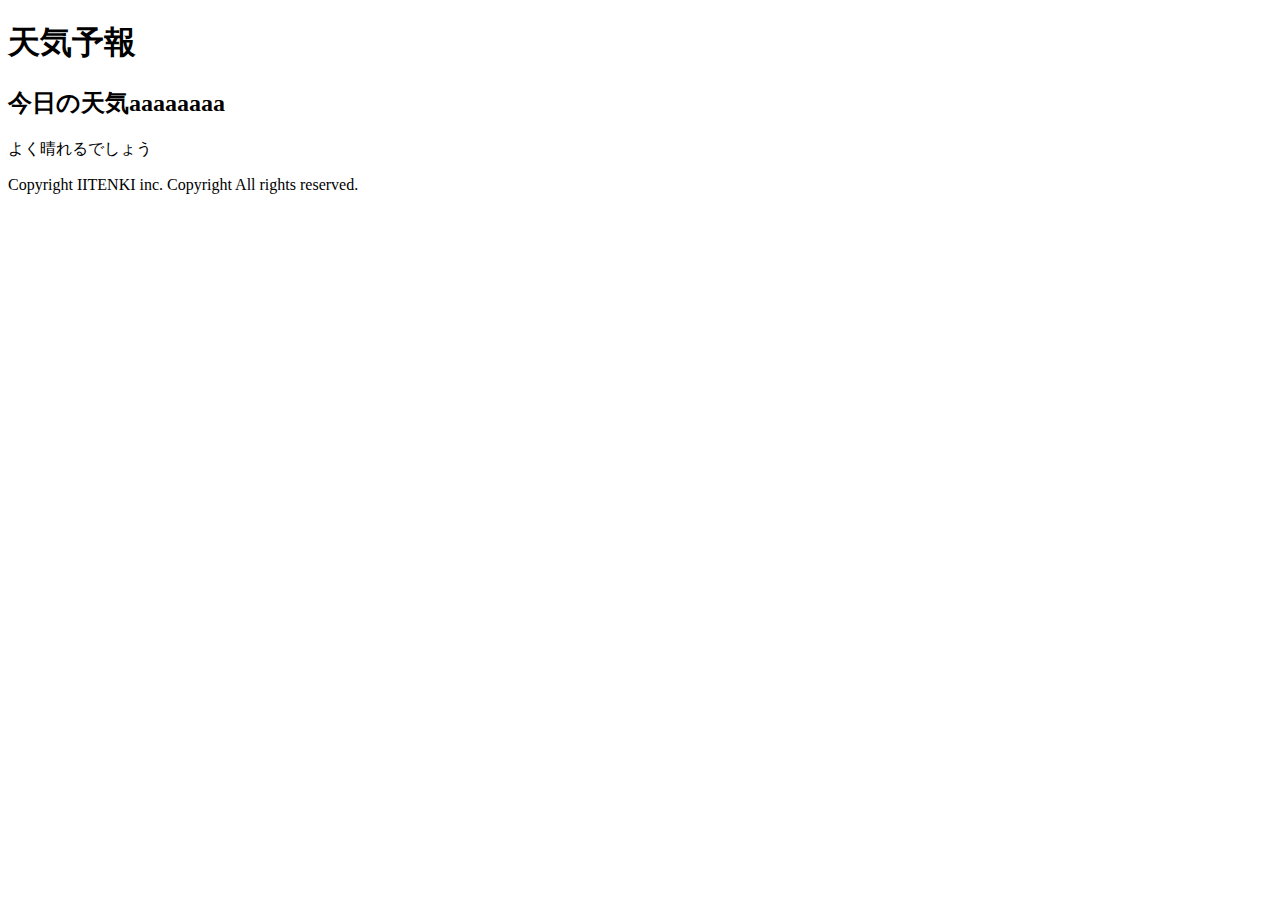
<file: HTML_CSS/index.html>
<!DOCTYPE html>                                                      
<html>                                                               
<head>                                                               
  <title>天気予報</title>                                             
  <meta name="description" content="毎日の気象情報をお知らせします">               
  <meta charset="utf-8">                                            
</head>                                                              
<body>                                                               
  <header>                                                             
    <h1>天気予報</h1>                                                   
  </header>                                                            
  <main>                                                               
    <h2>今日の天気aaaaaaaa</h2>                                                 
    <p>よく晴れるでしょう</p>                                           
  </main>                                                              
    <footer>                                                             
      <p>Copyright IITENKI inc. Copyright All rights reserved.</p>                           
    </footer>                                                            
</body>                                                              
</html>
</file>
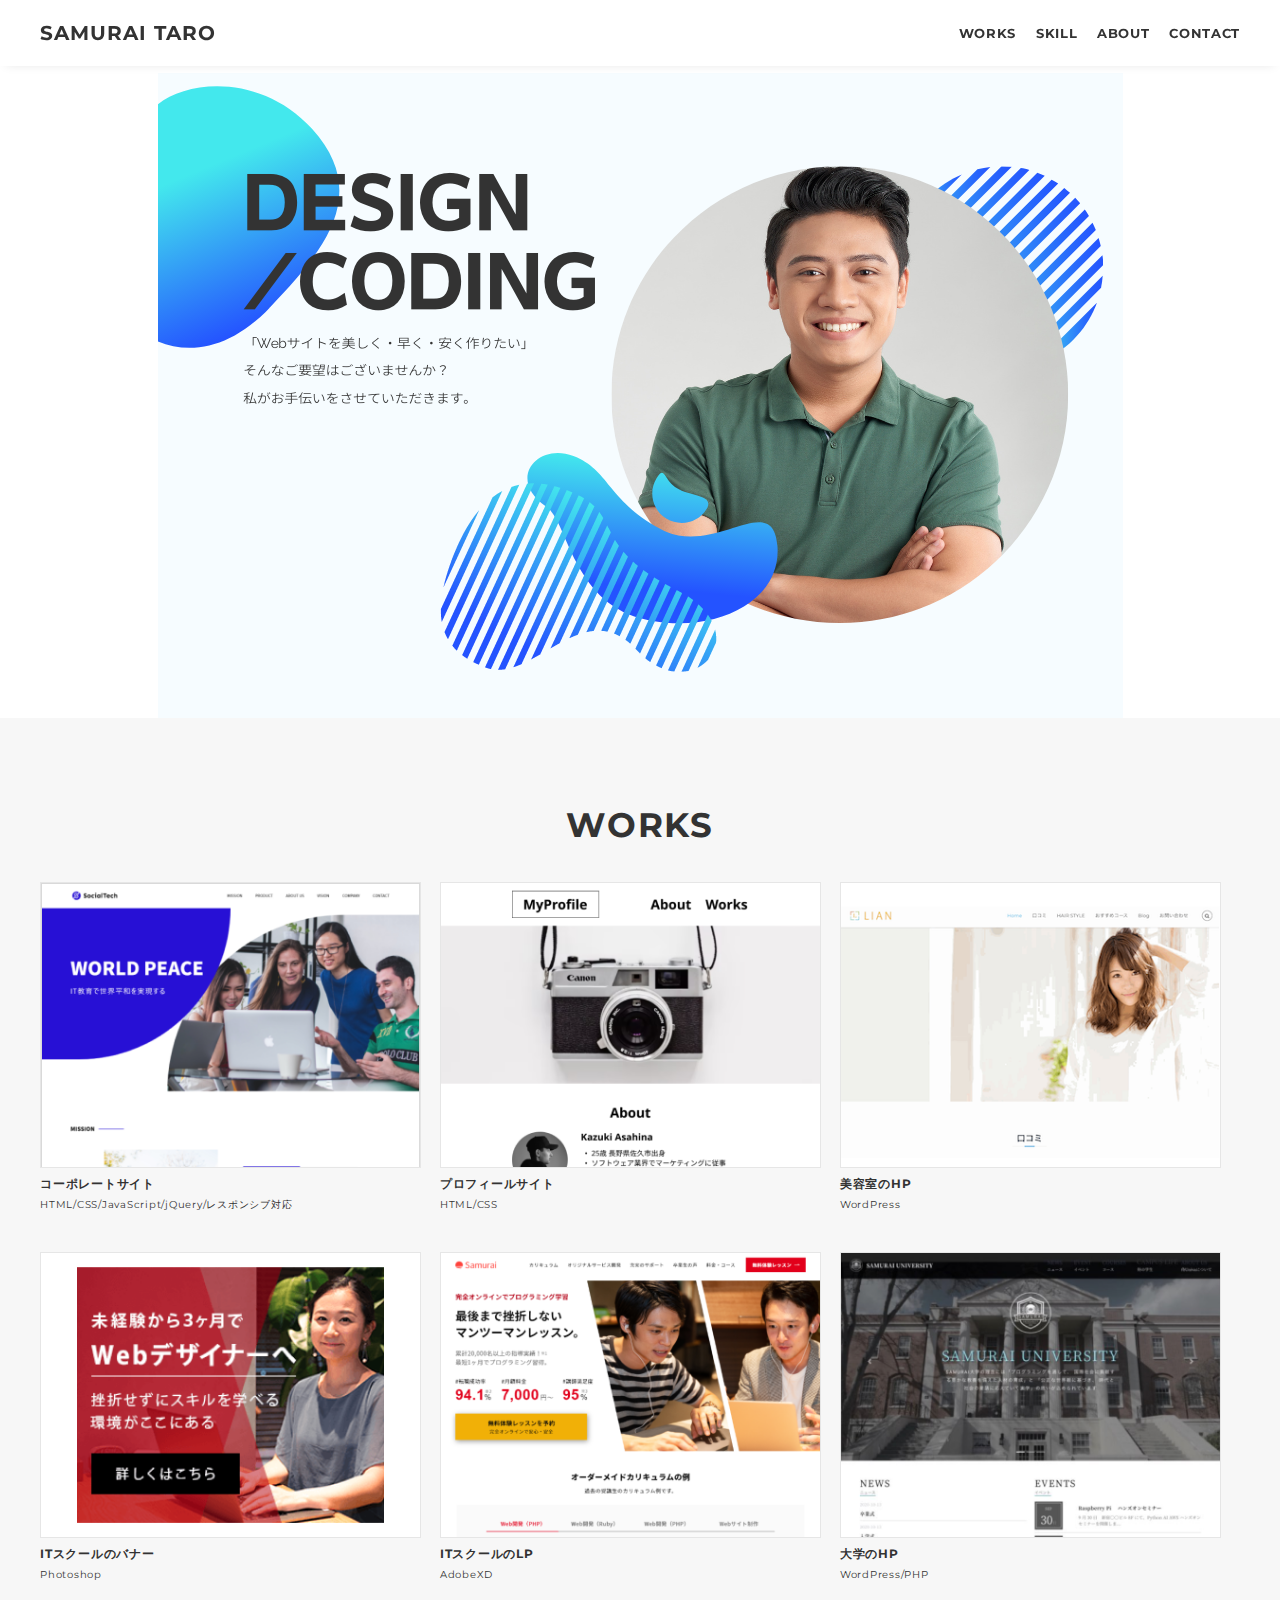
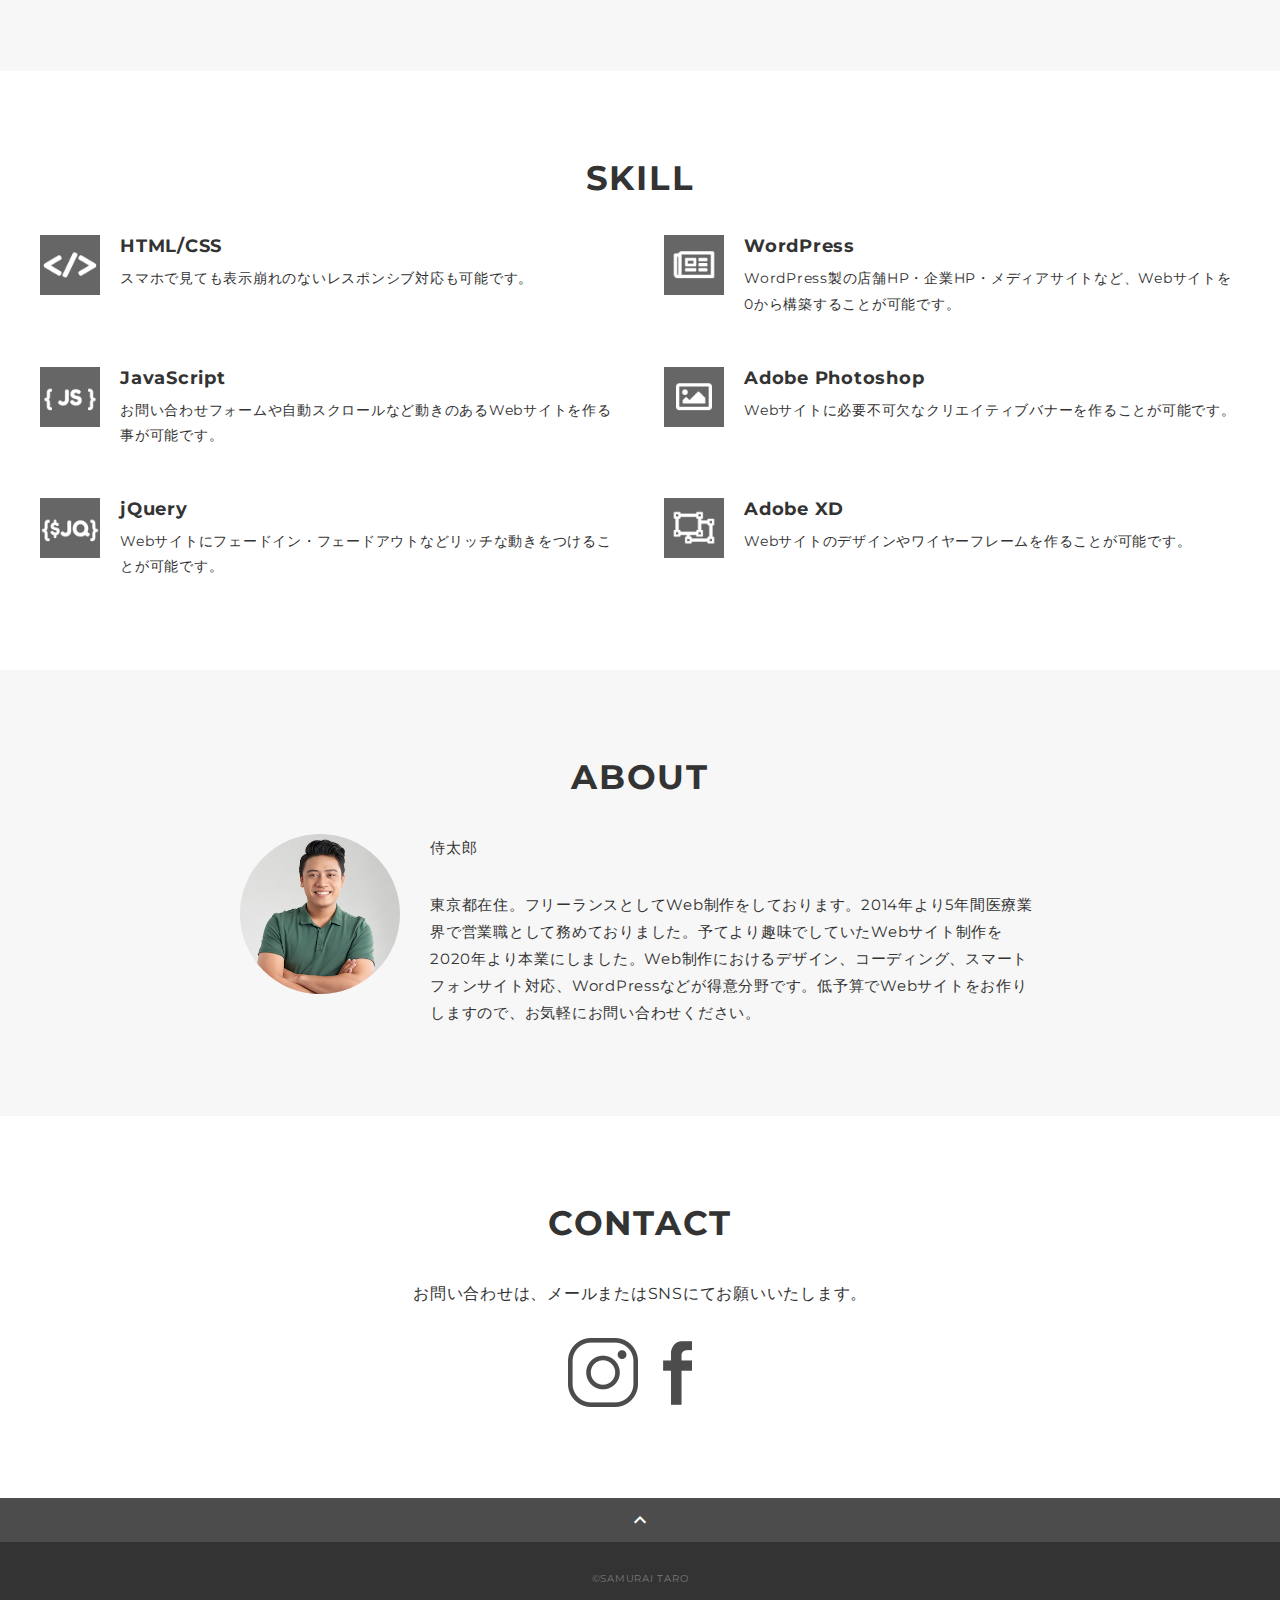
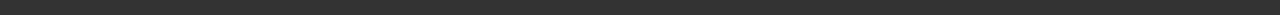
<file: portfolio/index.html>
<!DOCTYPE html>
<html>
<head>
  <meta charset="utf-8">
  <meta name="viewport" content="width=device-width, initial-scale=1.0, maximum-scale=1.0, minimum-scale=1.0">
  <title>SAMURAI ポートフォリオ</title>
  <link rel="preconnect" href="https://fonts.gstatic.com">
  <link href="https://fonts.googleapis.com/css2?family=Montserrat:wght@400;700&display=swap" rel="stylesheet">
  <link href="https://fonts.googleapis.com/css?family=Material+Icons+Outlined" rel="stylesheet">
  <link href="css/ress.css" media="all" rel="stylesheet" type="text/css" />
  <link href="css/style.css" media="all" rel="stylesheet" type="text/css" />
</head>

<body>
  <div class="wrapper">

    <!-- header -->
    <header class="header ">
      <div class="container">
        <h1 class="header-logo">
          <a href="#">SAMURAI TARO</a>
        </h1>
        <nav class="gnav">
          <ul class="gnav-list">
            <li class="gnav-item"><a href="#works">WORKS</a></li>
            <li class="gnav-item"><a href="#skill">SKILL</a></li>
            <li class="gnav-item"><a href="#about">ABOUT</a></li>
            <li class="gnav-item"><a href="#contact">CONTACT</a></li>
          </ul>
        </nav>
      </div>
    </header>
    <!-- /header -->

    <main class="content">

      <!-- mv -->
      <div class="mv">
        <div class="mv-container">
          <img src="img/main.png" alt="">
        </div>
      </div>
      <!-- /mv -->

      <!-- works -->
      <section class="works section" id="works">
        <div class="container">
          <h2 class="title">WORKS</h2>
          <div class="works-list">
            <a class="works-item" href="works-1.html">
              <div class="works-img"><img src="img/works/html1.png" alt="html1" /></div>
              <p class="works-name">コーポレートサイト</p>
              <p class="works-info">HTML/CSS/JavaScript/jQuery/レスポンシブ対応</p>
            </a>
            <a class="works-item" href="works-2.html">
              <div class="works-img"><img src="img/works/html2.png" alt="html2" /></div>
              <p class="works-name">プロフィールサイト</p>
              <p class="works-info">HTML/CSS</p>
            </a>
            <a class="works-item" href="works-3.html">
              <div class="works-img"><img src="img/works/wordpress1.png" alt="WordPress" /></div>
              <p class="works-name">美容室のHP</p>
              <p class="works-info">WordPress</p>
            </a>
            <a class="works-item" href="works-4.html">
              <div class="works-img"><img src="img/works/photoshop.png" alt="Photoshop" /></div>
              <p class="works-name">ITスクールのバナー</p>
              <p class="works-info">Photoshop</p>
            </a>
            <a class="works-item" href="works-5.html">
              <div class="works-img"><img src="img/works/xd.png" alt="AdobeXD" /></div>
              <p class="works-name">ITスクールのLP</p>
              <p class="works-info">AdobeXD</p>
            </a>
            <a class="works-item" href="works-6.html">
              <div class="works-img"><img src="img/works/wordpress2.png" alt="WordPress2" /></div>
              <p class="works-name">大学のHP</p>
              <p class="works-info">WordPress/PHP</p>
            </a>
          </div>
        </div>
      </section>
      <!-- /works -->

      <!-- skill -->
      <section class="skill section" id="skill">
        <div class="container">
          <h2 class="title">SKILL</h2>
          <div class="skill-list">
            <div class="skill-item">
              <p class="skill-img"><img src="img/skills/html.png" alt="html"></p>
              <div class="skill-body">
                <h3 class="skill-name">HTML/CSS</h3>
                <p class="skill-text">
                  スマホで見ても表示崩れのないレスポンシブ対応も可能です。</p>
              </div>
            </div>
            <div class="skill-item">
              <p class="skill-img"><img src="img/skills/wordpress.png" alt="wordpress"></p>
              <div class="skill-body">
                <h3 class="skill-name">WordPress</h3>
                <p class="skill-text">
                  WordPress製の店舗HP・企業HP・メディアサイトなど、Webサイトを0から構築することが可能です。</p>
              </div>
            </div>
            <div class="skill-item">
              <p class="skill-img"><img src="img/skills/js.png" alt="javascript"></p>
              <div class="skill-body">
                <h3 class="skill-name">JavaScript</h3>
                <p class="skill-text">
                  お問い合わせフォームや自動スクロールなど動きのあるWebサイトを作る事が可能です。</p>
              </div>
            </div>
            <div class="skill-item">
              <p class="skill-img"><img src="img/skills/photoshop.png" alt="photoshop"></p>
              <div class="skill-body">
                <h3 class="skill-name">Adobe Photoshop</h3>
                <p class="skill-text">
                  Webサイトに必要不可欠なクリエイティブバナーを作ることが可能です。</p>
              </div>
            </div>
            <div class="skill-item">
              <p class="skill-img"><img src="img/skills/jquery.png" alt="jquery"></p>
              <div class="skill-body">
                <h3 class="skill-name">jQuery</h3>
                <p class="skill-text">
                  Webサイトにフェードイン・フェードアウトなどリッチな動きをつけることが可能です。</p>
              </div>
            </div>
            <div class="skill-item">
              <p class="skill-img"><img src="img/skills/xd.png" alt="adobexd"></p>
              <div class="skill-body">
                <h3 class="skill-name">Adobe XD</h3>
                <p class="skill-text">
                  Webサイトのデザインやワイヤーフレームを作ることが可能です。</p>
              </div>
            </div>
          </div>
        </div>
      </section>
      <!-- /skill -->

      <!-- about -->
      <section class="about section" id="about">
        <div class="container">
          <h2 class="title">ABOUT</h2>
          <div class="profile">
            <p class="profile-img">
              <img src="img/about.png" alt="about">
            </p>
            <div class="profile-body">
              <p>
                侍太郎
              </p>
              <p>
                東京都在住。フリーランスとしてWeb制作をしております。2014年より5年間医療業界で営業職として務めておりました。予てより趣味でしていたWebサイト制作を2020年より本業にしました。Web制作におけるデザイン、コーディング、スマートフォンサイト対応、WordPressなどが得意分野です。低予算でWebサイトをお作りしますので、お気軽にお問い合わせください。
              </p>
              
            </div>
          </div>
        </div>
      </section>
      <!-- /about -->

      <!-- contact -->
      <section class="contact section" id="contact">
        <div class="container">
          <h2 class="title">CONTACT</h2>
          <p class="lead">
            お問い合わせは、<br class="sp-only">メールまたはSNSにてお願いいたします。
          </p>
          <div class="contact-list">
            <a href="http://instagram.com/" target="_blank">
              <img src="img/icon_instagram.gif" alt="Instagram">
            </a>
            <a href="http://facebook.com/" target="_blank">
              <img src="img/icon_facebook.gif" alt="Facebook">
            </a>
          </div>
        </div>
      </section>
      <!-- /contact -->
      <div class="page-top" id="js-page-top">
        <span class="material-icons-outlined">expand_less</span>
      </div>
    </main>

    <!-- footer -->
    <footer class="footer">
      <div class="copyright">&copy;SAMURAI TARO</div>
    </footer>
    <!-- /footer -->

  </div>
  <script src="https://ajax.googleapis.com/ajax/libs/jquery/3.6.0/jquery.min.js"></script>
  <script type='text/javascript' src="js/script.js"></script>
</body>
</html>
</file>
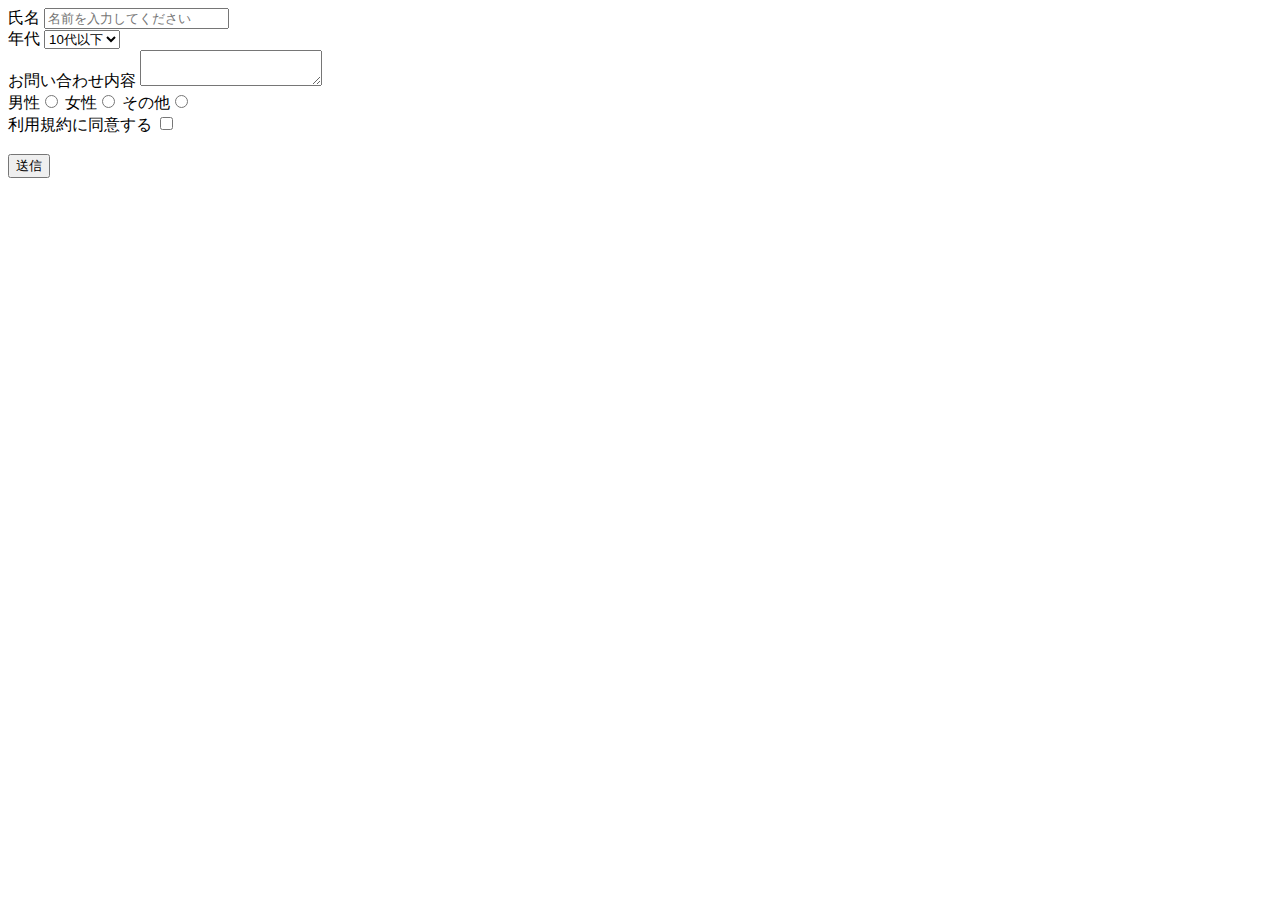
<file: HTML_CSS/form.html>
<!DOCTYPE html>
<html> 

<body> 
  <form> 
    <label>氏名</label> 
    <input type="text" placeholder="名前を入力してください">
    <br> 

    <label>年代</label> 
    <select> 
      <option>10代以下</option> 
      <option>20代</option> 
      <option>30代</option> 
      <option>40代以上</option> 
    </select>
    <br> 

    <label>お問い合わせ内容</label> 
    <textarea></textarea> 
    <br> 

    <label>男性</label><input type="radio" name="gender"> 
    <label>女性</label><input type="radio" name="gender"> 
    <label>その他</label><input type="radio" name="gender"> 
    <br> 

    <label>利用規約に同意する</label> 
    <input type="checkbox"> 
    <br> 
    <br> 
     
     <input type="submit" value="送信"> 
  </form>
</body>

</html>
</file>
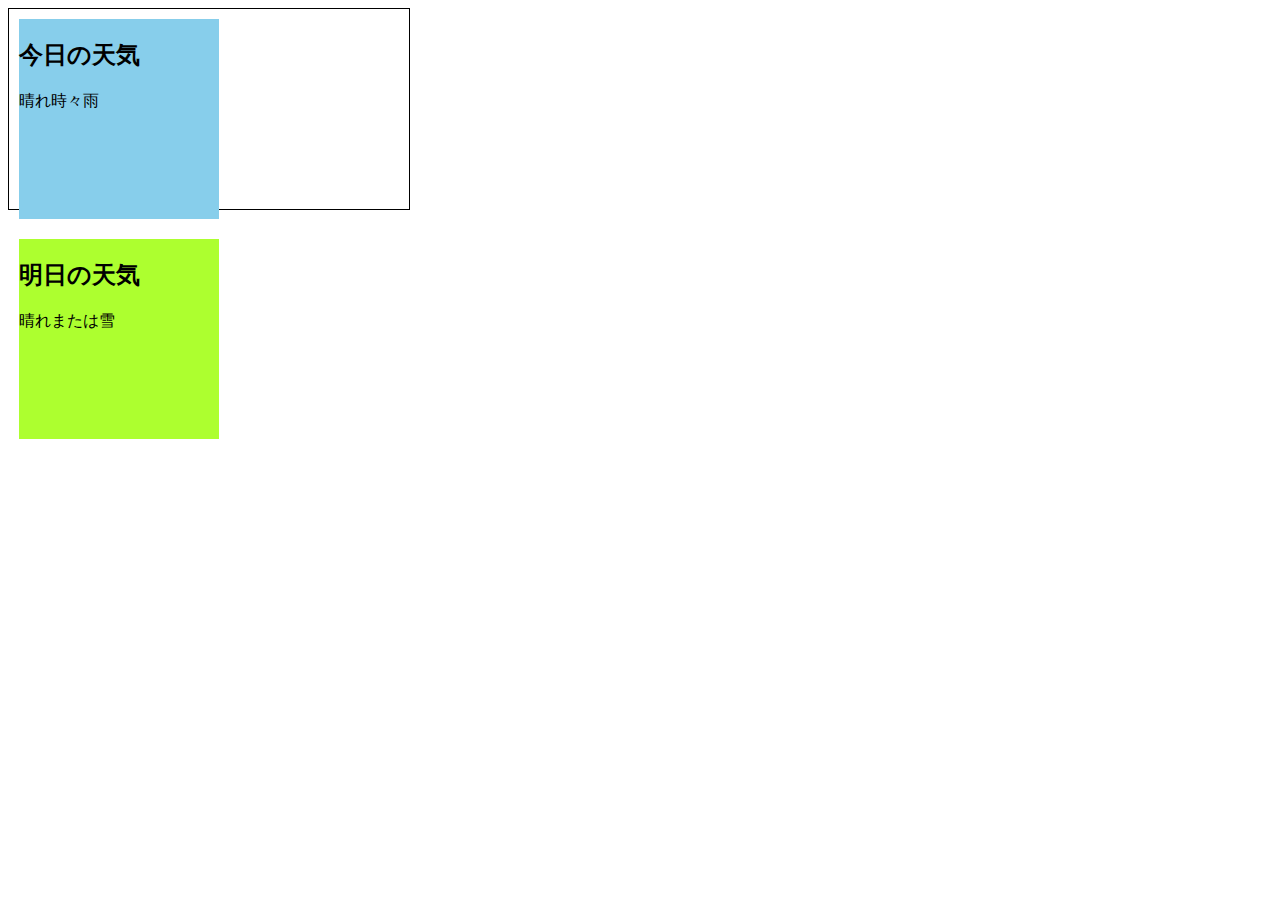
<file: HTML_CSS/miss2.html>
<!DOCTYPE html>
<html lang="ja">

<head>
    <title>
        天気予報
    </title>
    <style>
        .main {
            width: 400px;
            height: 200px;
            border: 1px solid black;
        }

        .left_column {
            float: left;
            width: 200px;
            height: 200px;
            margin: 10px;
            background-color: skyblue;
        }

        .right_column {
            float: left;
            width: 200px;
            height: 200px;
            margin: 10px;
            background-color: greenyellow;
        }
    </style>
</head>

<body>
    <div class="main">
        <div class="left_column">
            <h2>今日の天気</h2>
            <p>晴れ時々雨</p>
        </div>
        <div class="right_column">
            <h2>明日の天気</h2>
            <p>晴れまたは雪</p>
        </div>
    </div>

</body>

</html>
</file>
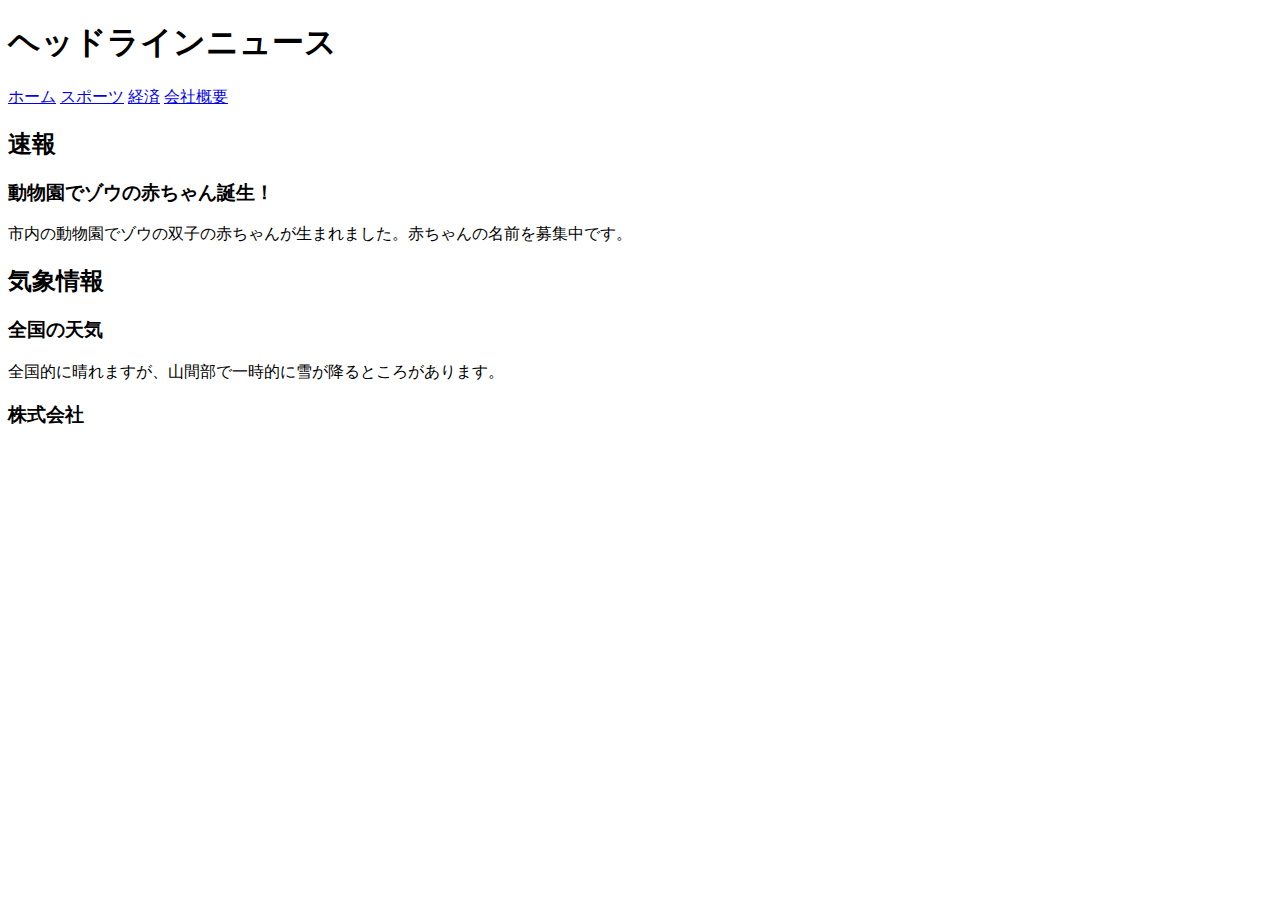
<file: HTML_CSS/section.html>
<!DOCTYPE html>
<html> 

<body> 
  <header> 
    <h1>ヘッドラインニュース</h1> 
    <nav>
      <a href="/">ホーム</a> 
      <a href="https://www.google.com">スポーツ</a>
      <a href="https://www.google.com">経済</a>
      <a href="company/company.html">会社概要</a>
    </nav> 
  </header>

  <main> 
    <article>
       <section>
         <h2>速報</h2> 
         <h3>動物園でゾウの赤ちゃん誕生！</h3> 
         <p>市内の動物園でゾウの双子の赤ちゃんが生まれました。赤ちゃんの名前を募集中です。</p> 
       </section> 
       <section>
         <h2>気象情報</h2>
         <div> 
         <h3>全国の天気</h3> 
         <p>全国的に晴れますが、山間部で一時的に雪が降るところがあります。</p> 
        </div>
       </section> 
    </article> 
  </main>

  <footer>
    <h3>株式会社</h3>
  </footer>
</body>

</html>
</file>
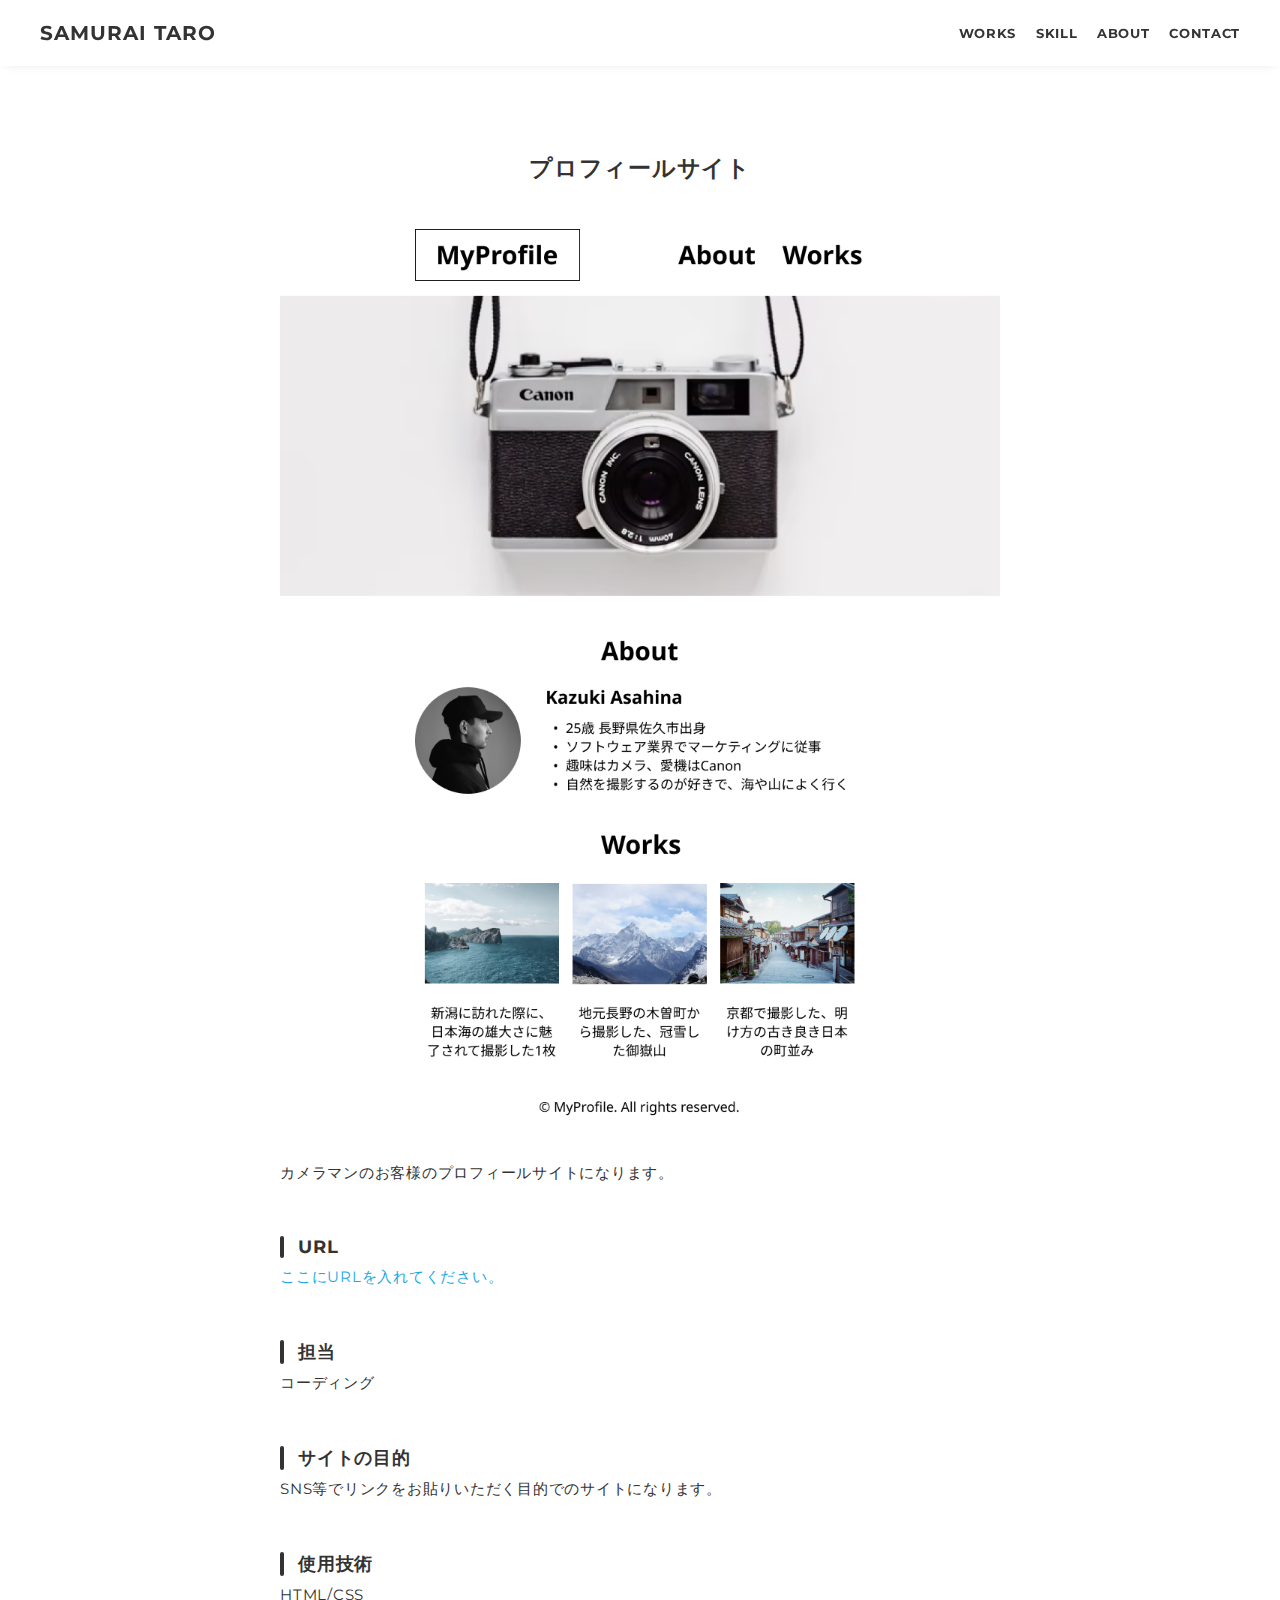
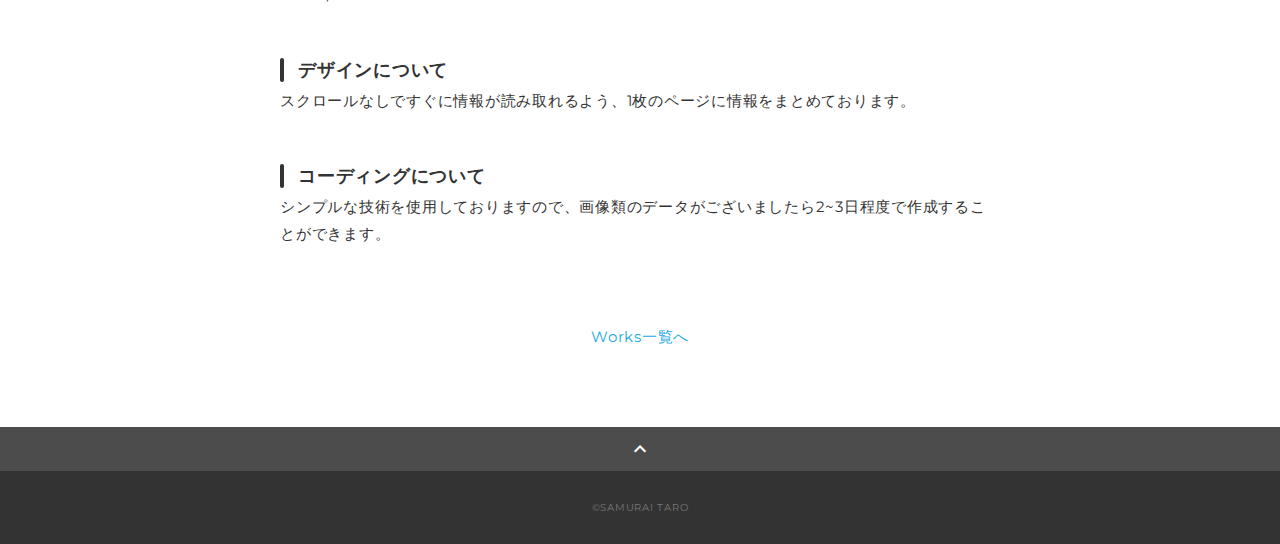
<file: portfolio/works-2.html>
<!DOCTYPE html>
<html>
<head>
  <meta charset="utf-8">
  <meta name="viewport" content="width=device-width, initial-scale=1.0, maximum-scale=1.0, minimum-scale=1.0">
  <title>SAMURAI ポートフォリオ</title>
  <link rel="preconnect" href="https://fonts.gstatic.com">
  <link href="https://fonts.googleapis.com/css2?family=Montserrat:wght@400;700&display=swap" rel="stylesheet">
  <link href="https://fonts.googleapis.com/css?family=Material+Icons+Outlined" rel="stylesheet">
  <link href="css/ress.css" media="all" rel="stylesheet" type="text/css" />
  <link href="css/style.css" media="all" rel="stylesheet" type="text/css" />
</head>

<body>
  <div class="wrapper">

    <!-- header -->
    <header class="header ">
      <div class="container">
        <h1 class="header-logo">
          <a href="index.html">SAMURAI TARO</a>
        </h1>
        <nav class="gnav">
          <ul class="gnav-list">
            <li class="gnav-item"><a href="index.html#works">WORKS</a></li>
            <li class="gnav-item"><a href="index.html#skill">SKILL</a></li>
            <li class="gnav-item"><a href="index.html#about">ABOUT</a></li>
            <li class="gnav-item"><a href="index.html#contact">CONTACT</a></li>
          </ul>
        </nav>
      </div>
    </header>
    <!-- /header -->

    <main class="content">

      <article class="article">
        <div class="article-container">
          <h2 class="article-title">プロフィールサイト</h2>
          <div class="article-body">
            <p>
              <img src="img/works-detail/works-2_pc.png" alt="">
            </p>
            <p>
              カメラマンのお客様のプロフィールサイトになります。
            </p>
            <h3>URL</h3>
            <p><a href="" target="_blank" rel="noopener">ここにURLを入れてください。</a></p>
            <h3>担当</h3>
            <p>コーディング</p>
            <h3>サイトの目的</h3>
            <p>SNS等でリンクをお貼りいただく目的でのサイトになります。</p>
            <h3>使用技術</h3>
            <p>HTML/CSS</p>
            <h3>デザインについて</h3>
            <p>
              スクロールなしですぐに情報が読み取れるよう、1枚のページに情報をまとめております。
            </p>
            <h3>コーディングについて</h3>
            <p>
              シンプルな技術を使用しておりますので、画像類のデータがございましたら2~3日程度で作成することができます。
            </p>
          </div>
          <div class="home-link">
            <a href="index.html#works">Works一覧へ</a>
          </div>
        </div>
      </article>

      <div class="page-top" id="js-page-top">
        <span class="material-icons-outlined">expand_less</span>
      </div>
    </main>

    <!-- footer -->
    <footer class="footer">
      <div class="copyright">&copy;SAMURAI TARO</div>
    </footer>
    <!-- /footer -->

  </div>
  <script src="https://ajax.googleapis.com/ajax/libs/jquery/3.6.0/jquery.min.js"></script>
  <script type='text/javascript' src="js/script.js"></script>
</body>
</html>
</file>
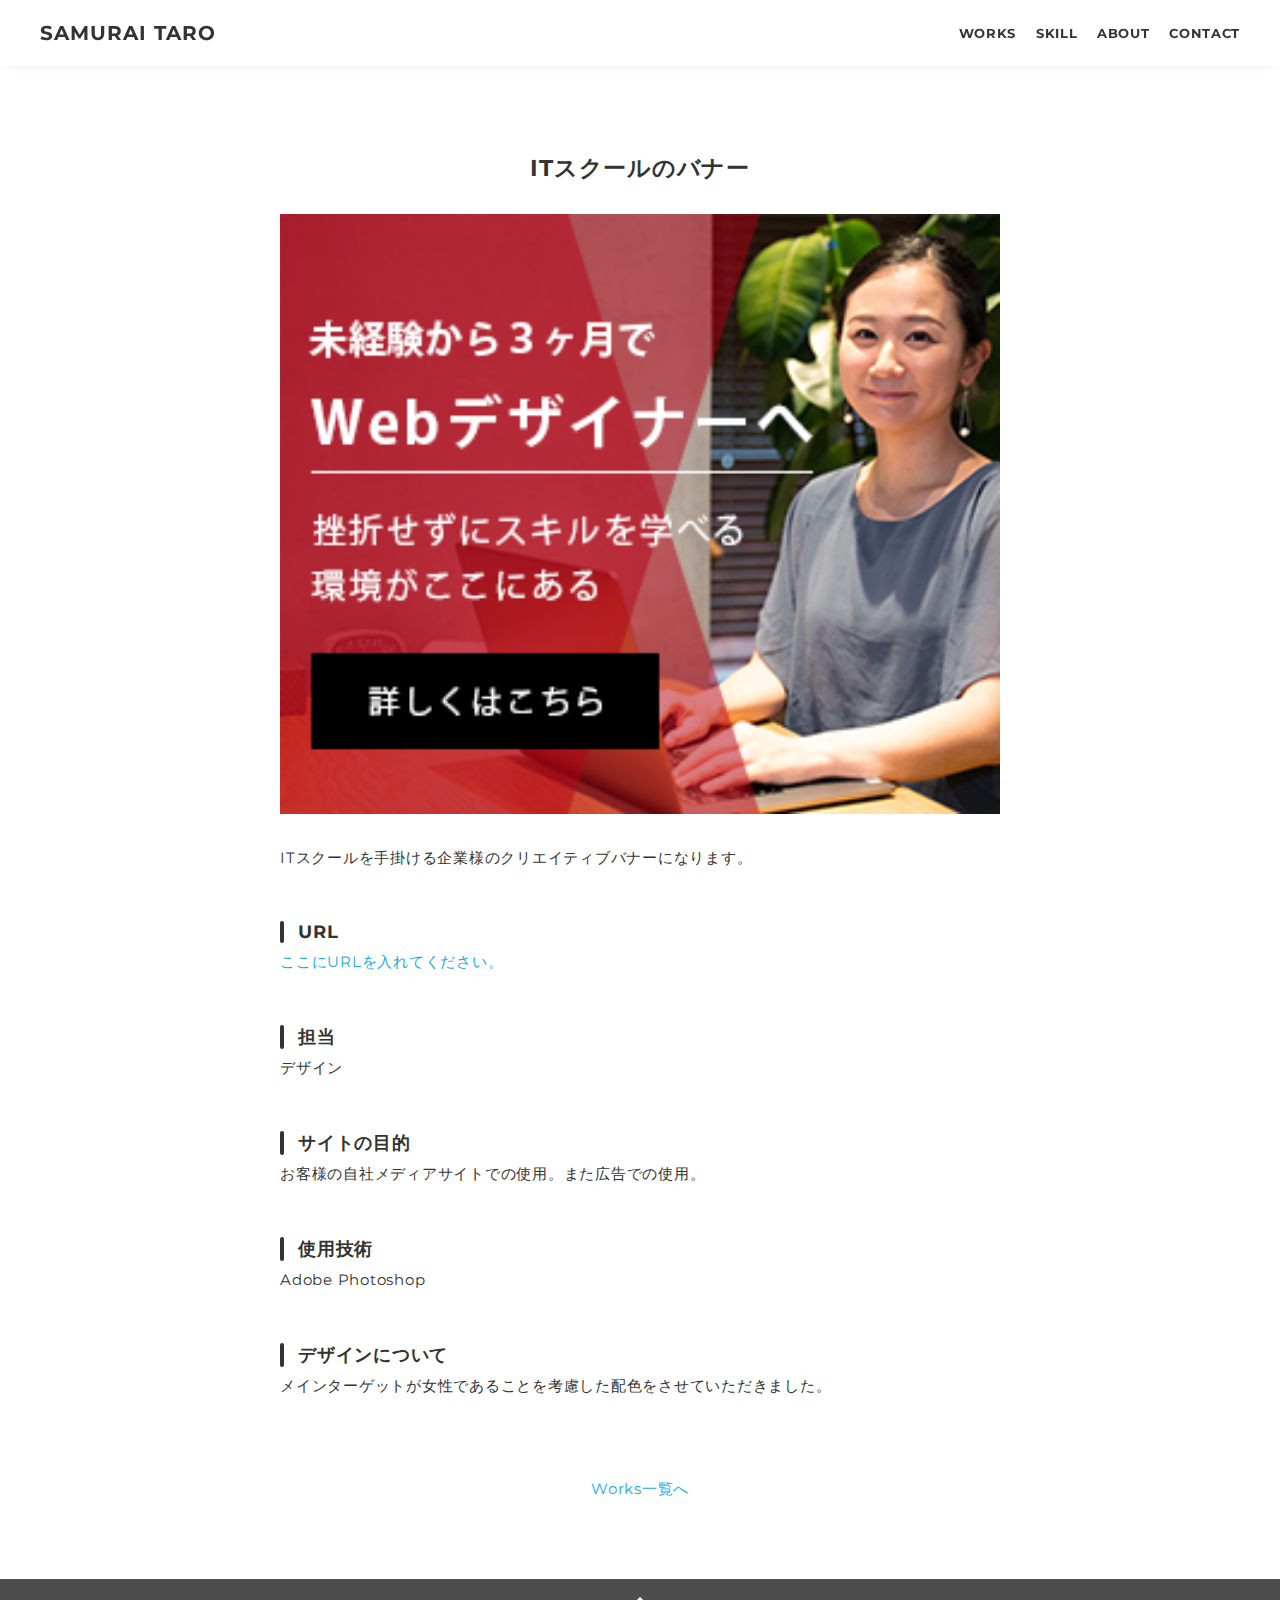
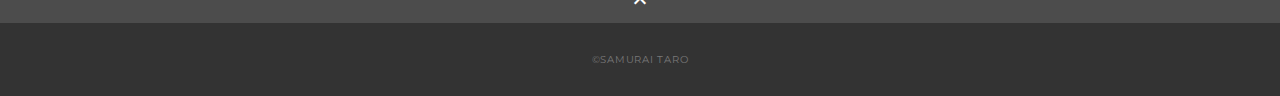
<file: portfolio/works-4.html>
<!DOCTYPE html>
<html>
<head>
  <meta charset="utf-8">
  <meta name="viewport" content="width=device-width, initial-scale=1.0, maximum-scale=1.0, minimum-scale=1.0">
  <title>SAMURAI ポートフォリオ</title>
  <link rel="preconnect" href="https://fonts.gstatic.com">
  <link href="https://fonts.googleapis.com/css2?family=Montserrat:wght@400;700&display=swap" rel="stylesheet">
  <link href="https://fonts.googleapis.com/css?family=Material+Icons+Outlined" rel="stylesheet">
  <link href="css/ress.css" media="all" rel="stylesheet" type="text/css" />
  <link href="css/style.css" media="all" rel="stylesheet" type="text/css" />
</head>

<body>
  <div class="wrapper">

    <!-- header -->
    <header class="header ">
      <div class="container">
        <h1 class="header-logo">
          <a href="index.html">SAMURAI TARO</a>
        </h1>
        <nav class="gnav">
          <ul class="gnav-list">
            <li class="gnav-item"><a href="index.html#works">WORKS</a></li>
            <li class="gnav-item"><a href="index.html#skill">SKILL</a></li>
            <li class="gnav-item"><a href="index.html#about">ABOUT</a></li>
            <li class="gnav-item"><a href="index.html#contact">CONTACT</a></li>
          </ul>
        </nav>
      </div>
    </header>
    <!-- /header -->

    <main class="content">

      <article class="article">
        <div class="article-container">
          <h2 class="article-title">ITスクールのバナー</h2>
          <div class="article-body">
            <p style="text-align: center;">
              <img src="img/works-detail/works-4.png" alt="">
            </p>
            <p>
              ITスクールを手掛ける企業様のクリエイティブバナーになります。
            </p>
            <h3>URL</h3>
            <p><a href="" target="_blank" rel="noopener">ここにURLを入れてください。</a></p>
            <h3>担当</h3>
            <p>デザイン</p>
            <h3>サイトの目的</h3>
            <p>お客様の自社メディアサイトでの使用。また広告での使用。</p>
            <h3>使用技術</h3>
            <p>Adobe Photoshop</p>
            <h3>デザインについて</h3>
            <p>
              メインターゲットが女性であることを考慮した配色をさせていただきました。
            </p>
          </div>
          <div class="home-link">
            <a href="index.html#works">Works一覧へ</a>
          </div>
        </div>
      </article>

      <div class="page-top" id="js-page-top">
        <span class="material-icons-outlined">expand_less</span>
      </div>
    </main>

    <!-- footer -->
    <footer class="footer">
      <div class="copyright">&copy;SAMURAI TARO</div>
    </footer>
    <!-- /footer -->

  </div>
  <script src="https://ajax.googleapis.com/ajax/libs/jquery/3.6.0/jquery.min.js"></script>
  <script type='text/javascript' src="js/script.js"></script>
</body>
</html>
</file>
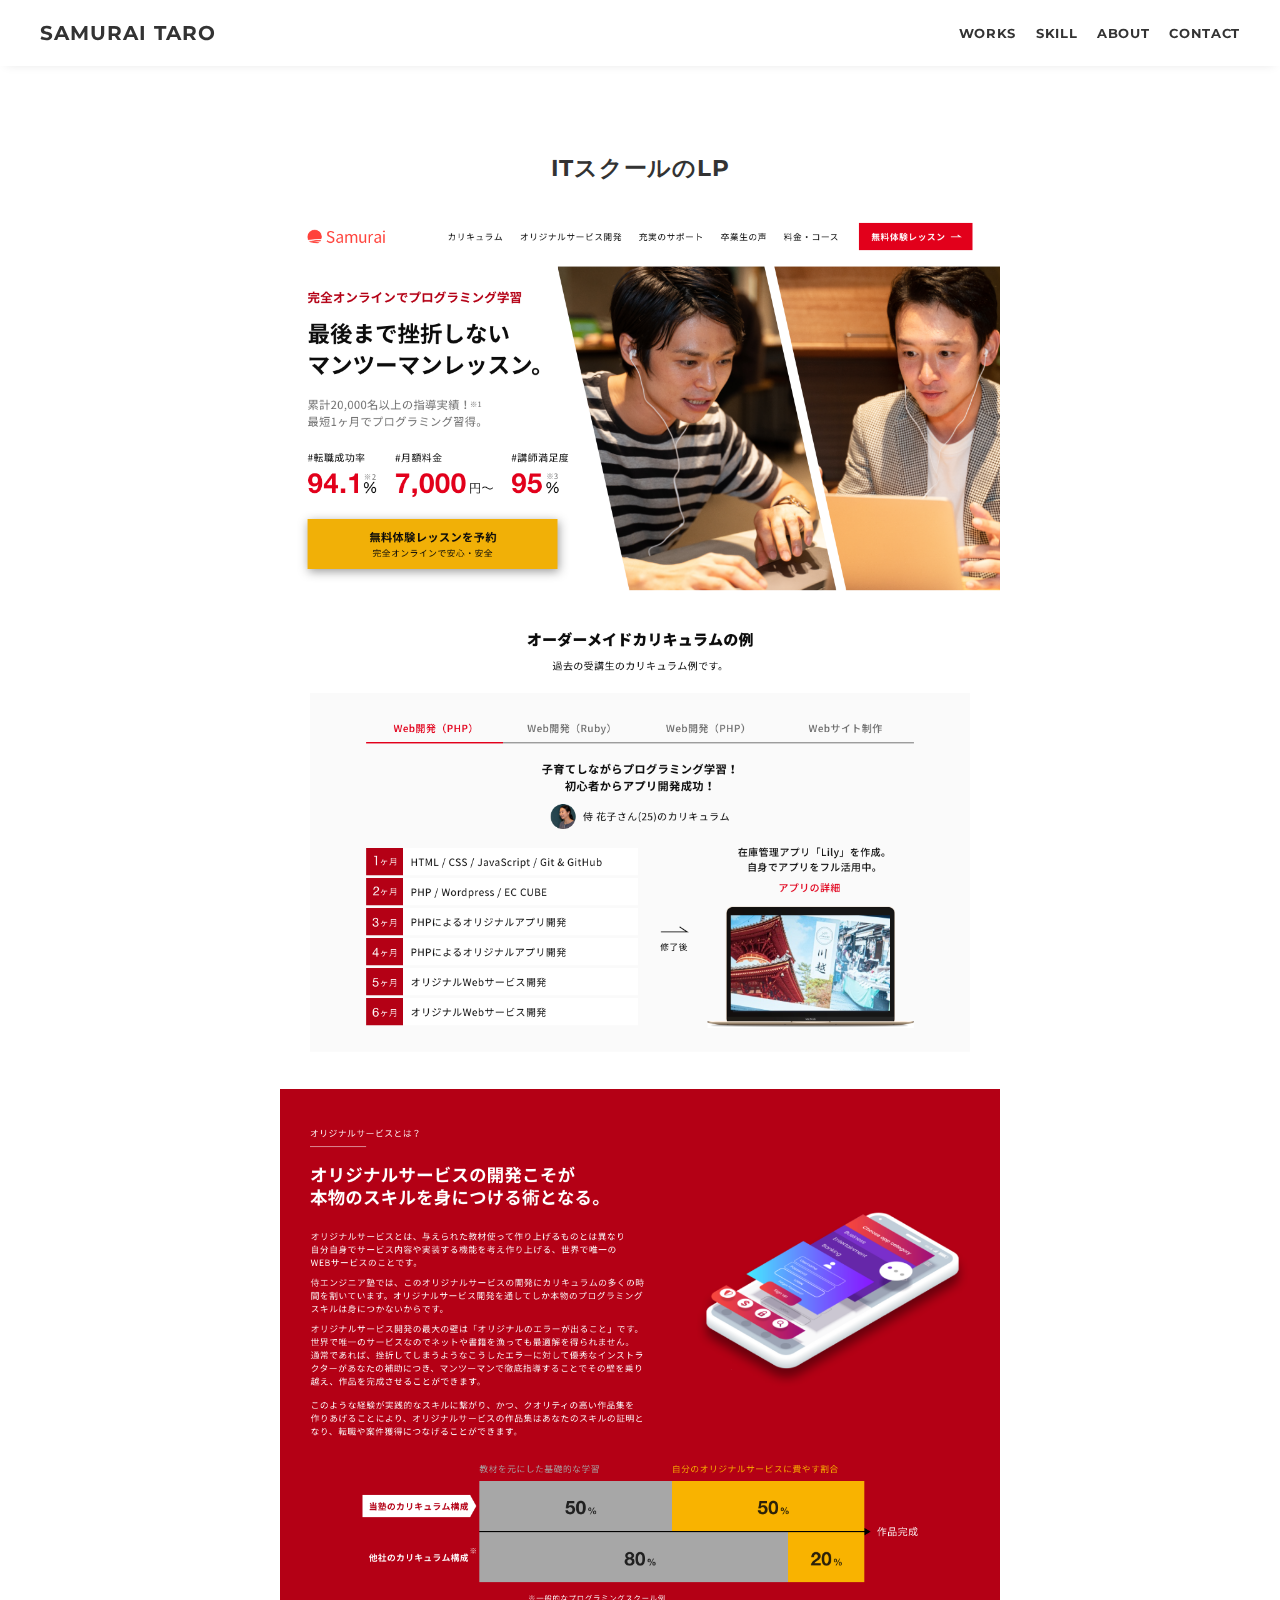
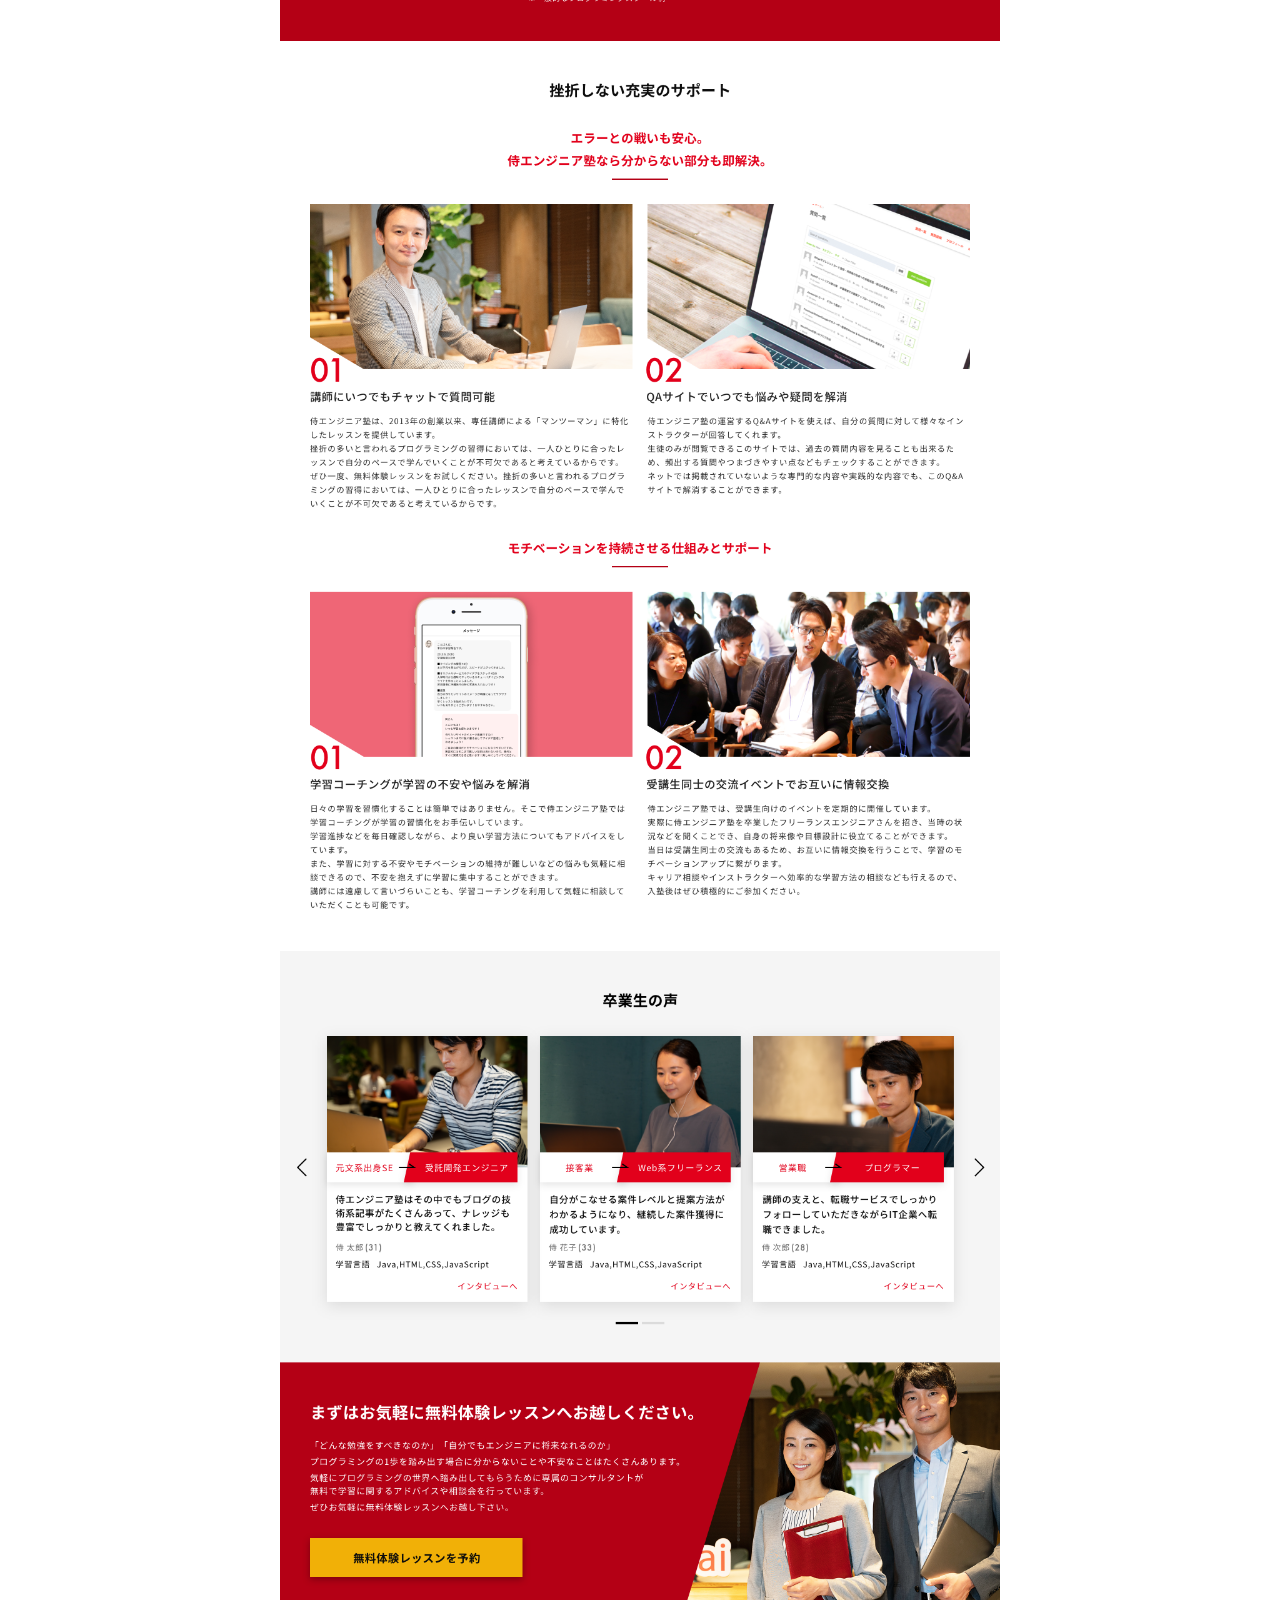
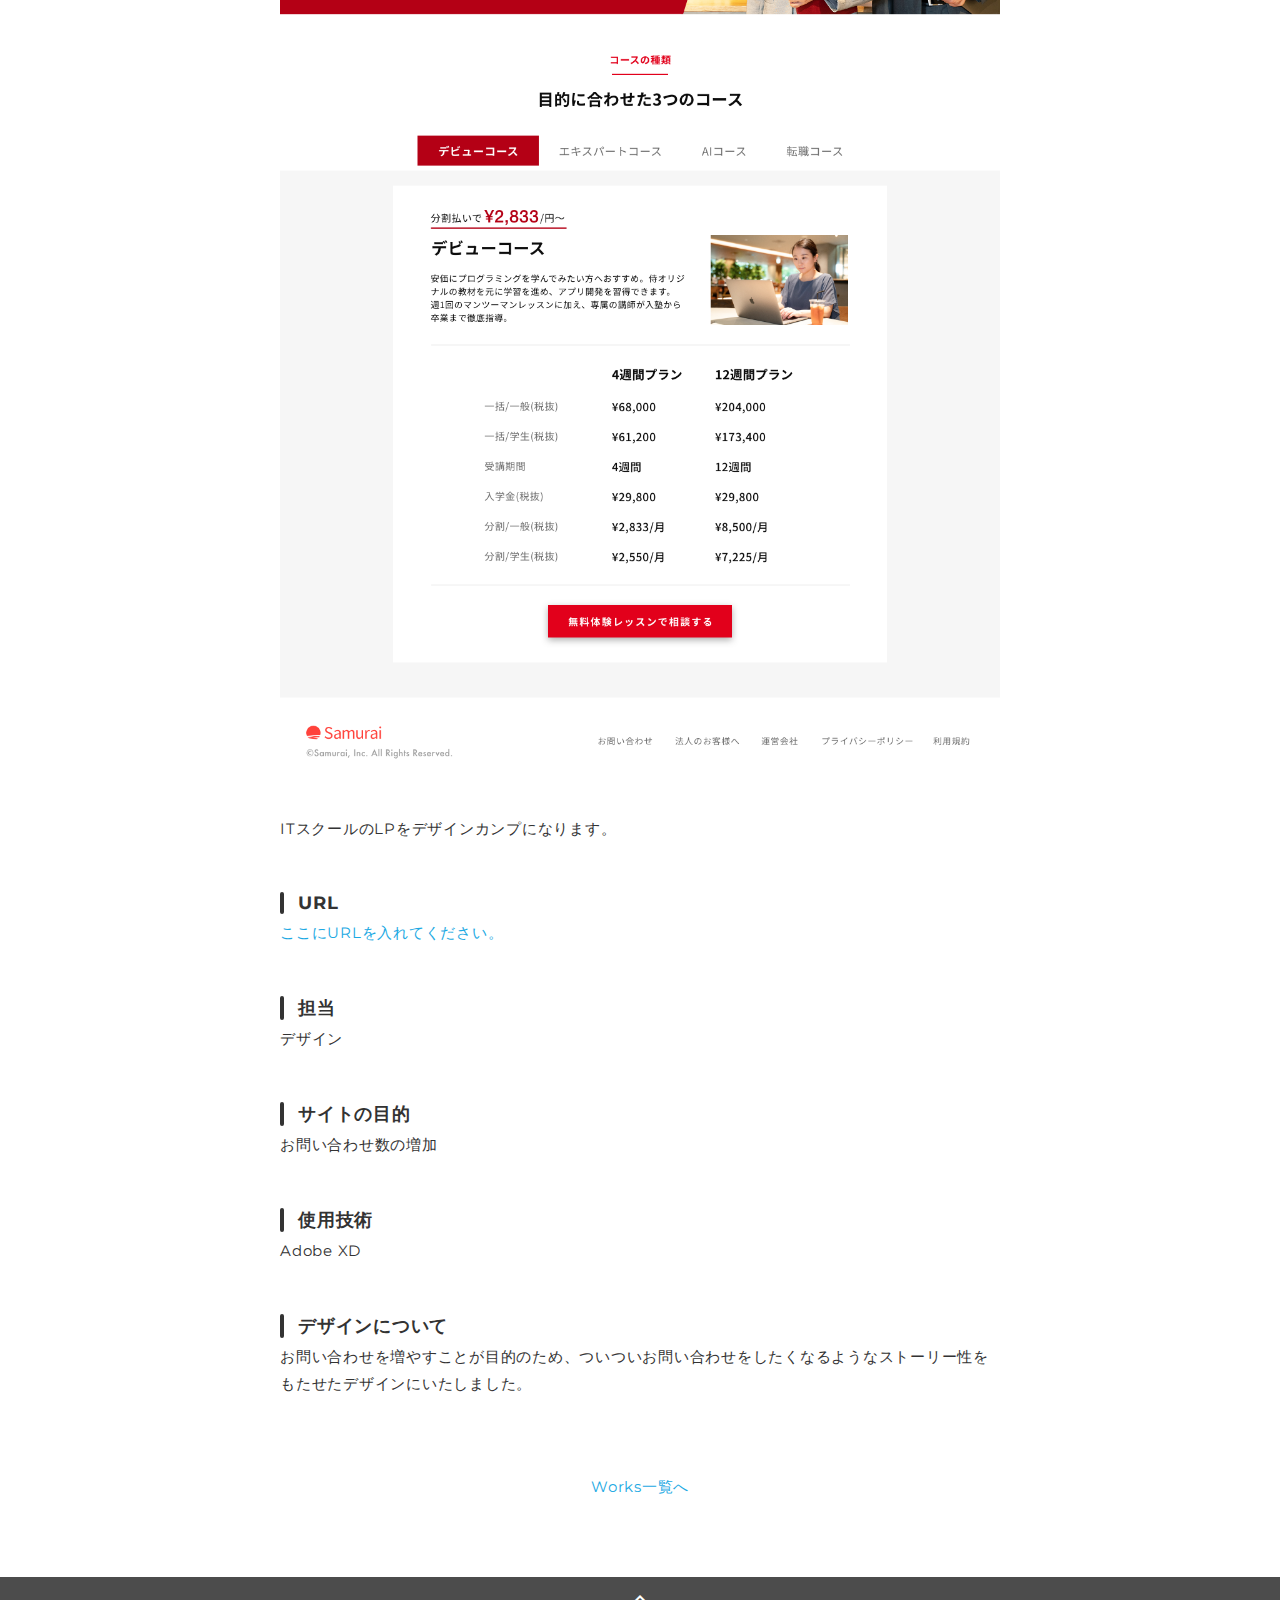
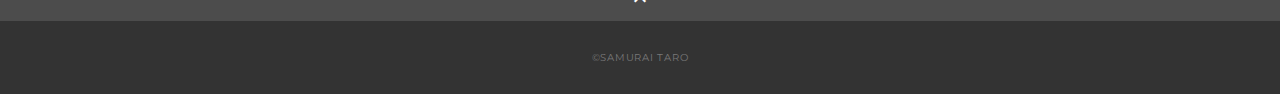
<file: portfolio/works-5.html>
<!DOCTYPE html>
<html>
<head>
  <meta charset="utf-8">
  <meta name="viewport" content="width=device-width, initial-scale=1.0, maximum-scale=1.0, minimum-scale=1.0">
  <title>SAMURAI ポートフォリオ</title>
  <link rel="preconnect" href="https://fonts.gstatic.com">
  <link href="https://fonts.googleapis.com/css2?family=Montserrat:wght@400;700&display=swap" rel="stylesheet">
  <link href="https://fonts.googleapis.com/css?family=Material+Icons+Outlined" rel="stylesheet">
  <link href="css/ress.css" media="all" rel="stylesheet" type="text/css" />
  <link href="css/style.css" media="all" rel="stylesheet" type="text/css" />
</head>

<body>
  <div class="wrapper">

    <!-- header -->
    <header class="header ">
      <div class="container">
        <h1 class="header-logo">
          <a href="index.html">SAMURAI TARO</a>
        </h1>
        <nav class="gnav">
          <ul class="gnav-list">
            <li class="gnav-item"><a href="index.html#works">WORKS</a></li>
            <li class="gnav-item"><a href="index.html#skill">SKILL</a></li>
            <li class="gnav-item"><a href="index.html#about">ABOUT</a></li>
            <li class="gnav-item"><a href="index.html#contact">CONTACT</a></li>
          </ul>
        </nav>
      </div>
    </header>
    <!-- /header -->

    <main class="content">

      <article class="article">
        <div class="article-container">
          <h2 class="article-title">ITスクールのLP</h2>
          <div class="article-body">
            <p>
              <img src="img/works-detail/works-5.png" alt="">
            </p>
            <p>
              ITスクールのLPをデザインカンプになります。
            </p>
            <h3>URL</h3>
            <p><a href="" target="_blank" rel="noopener">ここにURLを入れてください。</a></p>
            <h3>担当</h3>
            <p>デザイン</p>
            <h3>サイトの目的</h3>
            <p>お問い合わせ数の増加</p>
            <h3>使用技術</h3>
            <p>Adobe XD</p>
            <h3>デザインについて</h3>
            <p>
              お問い合わせを増やすことが目的のため、ついついお問い合わせをしたくなるようなストーリー性をもたせたデザインにいたしました。
            </p>
          </div>
          <div class="home-link">
            <a href="index.html#works">Works一覧へ</a>
          </div>
        </div>
      </article>

      <div class="page-top" id="js-page-top">
        <span class="material-icons-outlined">expand_less</span>
      </div>
    </main>

    <!-- footer -->
    <footer class="footer">
      <div class="copyright">&copy;SAMURAI TARO</div>
    </footer>
    <!-- /footer -->

  </div>
  <script src="https://ajax.googleapis.com/ajax/libs/jquery/3.6.0/jquery.min.js"></script>
  <script type='text/javascript' src="js/script.js"></script>
</body>
</html>
</file>
<file: portfolio/css/ress.css>
/*!
 * ress.css • v3.0.1
 * MIT License
 * github.com/filipelinhares/ress
 */

/* # =================================================================
   # Global selectors
   # ================================================================= */

html {
  box-sizing: border-box;
  word-break: normal;
  -moz-tab-size: 4;
  tab-size: 4;

  -webkit-text-size-adjust: 100%; /* Prevent adjustments of font size after orientation changes in iOS */
}

*,
::before,
::after {
  box-sizing: inherit;
  background-repeat: no-repeat; /* Set `background-repeat: no-repeat` to all elements and pseudo elements */
}

::before,
::after {
  vertical-align: inherit;
  text-decoration: inherit; /* Inherit text-decoration and vertical align to ::before and ::after pseudo elements */
}

* {
  margin: 0;
  padding: 0; /* Reset `padding` and `margin` of all elements */
}

/* # =================================================================
   # General elements
   # ================================================================= */

hr {
  overflow: visible; /* Show the overflow in Edge and IE */
  height: 0; /* Add the correct box sizing in Firefox */
}

details,
main {
  display: block; /* Render the `main` element consistently in IE. */
}

summary {
  display: list-item; /* Add the correct display in all browsers */
}

small {
  font-size: 80%; /* Set font-size to 80% in `small` elements */
}

[hidden] {
  display: none; /* Add the correct display in IE */
}

abbr[title] {
  /* Add the correct text decoration in Chrome, Edge, IE, Opera, and Safari */
  text-decoration: underline;
  text-decoration: underline dotted;
  border-bottom: none; /* Remove the bottom border in Chrome 57 */
}

a {
  background-color: transparent; /* Remove the gray background on active links in IE 10 */
}

a:active,
a:hover {
  outline-width: 0; /* Remove the outline when hovering in all browsers */
}

code,
kbd,
pre,
samp {
  font-family: monospace, monospace; /* Specify the font family of code elements */
}

pre {
  font-size: 1em; /* Correct the odd `em` font sizing in all browsers */
}

b,
strong {
  font-weight: bolder; /* Add the correct font weight in Chrome, Edge, and Safari */
}

/* https://gist.github.com/unruthless/413930 */
sub,
sup {
  position: relative;
  font-size: 75%;
  line-height: 0;
  vertical-align: baseline;
}

sub {
  bottom: -.25em;
}

sup {
  top: -.5em;
}

/* # =================================================================
   # Forms
   # ================================================================= */

input {
  border-radius: 0;
}

/* Replace pointer cursor in disabled elements */
[disabled] {
  cursor: default;
}

[type="number"]::-webkit-container-spin-button,
[type="number"]::-webkit-outer-spin-button {
  height: auto; /* Correct the cursor style of increment and decrement buttons in Chrome */
}

[type="search"] {
  outline-offset: -2px; /* Correct the outline style in Safari */

  -webkit-appearance: textfield; /* Correct the odd appearance in Chrome and Safari */
}

[type="search"]::-webkit-search-decoration {
  -webkit-appearance: none; /* Remove the container padding in Chrome and Safari on macOS */
}

textarea {
  overflow: auto; /* Internet Explorer 11+ */
  resize: vertical; /* Specify textarea resizability */
}

button,
input,
optgroup,
select,
textarea {
  font: inherit; /* Specify font inheritance of form elements */
}

optgroup {
  font-weight: bold; /* Restore the font weight unset by the previous rule */
}

button {
  overflow: visible; /* Address `overflow` set to `hidden` in IE 8/9/10/11 */
}

button,
select {
  text-transform: none; /* Firefox 40+, Internet Explorer 11- */
}

/* Apply cursor pointer to button elements */
button,
[type="button"],
[type="reset"],
[type="submit"],
[role="button"] {
  cursor: pointer;
  color: inherit;
}

/* Remove container padding and border in Firefox 4+ */
button::-moz-focus-container,
[type="button"]::-moz-focus-container,
[type="reset"]::-moz-focus-container,
[type="submit"]::-moz-focus-container {
  padding: 0;
  border-style: none;
}

/* Replace focus style removed in the border reset above */
button:-moz-focusring,
[type="button"]::-moz-focus-container,
[type="reset"]::-moz-focus-container,
[type="submit"]::-moz-focus-container {
  outline: 1px dotted ButtonText;
}

button,
html [type="button"],
/* Prevent a WebKit bug where (2) destroys native `audio` and `video`controls in Android 4 */
[type="reset"],
[type="submit"] {
  -webkit-appearance: button; /* Correct the inability to style clickable types in iOS */
}

/* Remove the default button styling in all browsers */
button,
input,
select,
textarea {
  border-style: none;
  background-color: transparent;
}

/* Style select like a standard input */
select {
  -webkit-appearance: none; /* Chrome 41+ */
  -moz-appearance: none; /* Firefox 36+ */
}

select::-ms-expand {
  display: none; /* Internet Explorer 11+ */
}

select::-ms-value {
  color: currentColor; /* Internet Explorer 11+ */
}

legend {
  display: table; /* Correct the text wrapping in Edge and IE */
  max-width: 100%; /* Correct the text wrapping in Edge and IE */
  max-width: 100%; /* Correct the text wrapping in Edge 18- and IE */
  white-space: normal; /* Correct the text wrapping in Edge and IE */
  color: inherit; /* Correct the color inheritance from `fieldset` elements in IE */
  border: 0; /* Correct `color` not being inherited in IE 8/9/10/11 */
}

::-webkit-file-upload-button {
  font: inherit; /* Change font properties to `inherit` in Chrome and Safari */
  color: inherit;
  /* Correct the inability to style clickable types in iOS and Safari */

  -webkit-appearance: button;
}

/* # =================================================================
   # Specify media element style
   # ================================================================= */

img {
  border-style: none; /* Remove border when inside `a` element in IE 8/9/10 */
}

/* Add the correct vertical alignment in Chrome, Firefox, and Opera */
progress {
  vertical-align: baseline;
}

/* # =================================================================
   # Accessibility
   # ================================================================= */

/* Hide content from screens but not screenreaders */
@media screen {
  [hidden~="screen"] {
    display: inherit;
  }
  [hidden~="screen"]:not(:active):not(:focus):not(:target) {
    position: absolute !important;
    clip: rect(0 0 0 0) !important;
  }
}

/* Specify the progress cursor of updating elements */
[aria-busy="true"] {
  cursor: progress;
}

/* Specify the pointer cursor of trigger elements */
[aria-controls] {
  cursor: pointer;
}

/* Specify the unstyled cursor of disabled, not-editable, or otherwise inoperable elements */
[aria-disabled] {
  cursor: default;
}
</file>
<file: portfolio/css/style.css>
body {
  font-family: "Montserrat","Helvetica Neue",Arial,"Hiragino Kaku Gothic ProN","Hiragino Sans",Meiryo,sans-serif;
  font-size: 15px;
  letter-spacing: .05em;
  color: #333;
}

a {
  transition: opacity .3s;
  text-decoration: none;
  color: #1ca9e3;
}

img {
  max-width: 100%;
  height: auto;
  vertical-align: bottom;
  border-style: none;
}



.pc-only {
  display: block;
}

.sp-only {
  display: none;
}

/*--------------------------------
 レイアウト
---------------------------------*/
.wrapper {
  padding-top: 73px;
}

.section {
  padding: 90px 0;
}

.section:nth-of-type(odd) {
  background-color: #f7f7f7;
}

.container {
  max-width: 1340px;
  margin: 0 auto;
  padding: 0 40px;
}

/*--------------------------------
 見出し
---------------------------------*/
.title {
  font-size: 34px;
  font-weight: bold;
  line-height: 1;
  margin-bottom: 40px;
  text-align: center;
  letter-spacing: .05em;
  color: #333;
}

.lead {
  font-size: 16px;
  line-height: 1.8;
  margin-bottom: 30px;
}

/*--------------------------------
ヘッダー
---------------------------------*/
.header {
  position: fixed;
  top: 0;
  z-index: 1;
  width: 100%;
  background-color: #fff;
  box-shadow: 0 5px 10px -6px rgba(0,0,0,.1);
}

.header .container {
  display: flex;
  align-items: center;
  justify-content: space-between;
  padding: 20px 40px;
}

.header-logo {
  font-size: 20px;
  font-weight: bold;
  line-height: 1.2;
  margin-right: 20px;
  letter-spacing: .05em;
}

.header-logo a {
  color: #333;
}

.gnav-list {
  display: flex;
  justify-content: space-between;
  list-style: none;
}

.gnav-item:not(:last-child) {
  margin-right: 20px;
}

.gnav-item a {
  position: relative;
  font-size: 13px;
  font-weight: bold;
  display: inline-block;
  padding: 5px 0;
  transition: .3s;
  letter-spacing: .05em;
  color: #333;
}
.gnav-item a:after {
  position: absolute;
  bottom: 0;
  left: 50%;
  width: 0;
  height: 3px;
  content: "";
  transition: .3s;
  -webkit-transform: translateX(-50%);
  transform: translateX(-50%);
  background-color: #333;
}

.gnav-item a:hover:after {
  width: 100%;
}

/*--------------------------------
 メインビジュアル
---------------------------------*/
.mv {
  display: flex;
  align-items: center;
  justify-content: center;
  height: auto;
  text-align: center;
}

.mv-container {
  position: relative;
  padding: 0 20px;
}

.mv-container img {
  width: 100%;
  height: auto;
}

/*--------------------------------
 Works
---------------------------------*/
.works-list {
  display: flex;
  flex-wrap: wrap;
  margin-bottom: -40px;
}

.works-item {
  width: 31.74603%;
  margin-right: 1.58730%;
  margin-bottom: 40px;
  color: #333;
}

.works-item:hover {
  opacity: .9;
}

.works-item:nth-of-type(3n) {
  margin-right: 0;
}

.works-img img {
  border: 1px solid #e6e6e6;
}

.works-name {
  font-size: 12px;
  font-weight: bold;
  margin-top: 8px;
}

.works-info {
  font-size: 10px;
  margin-top: 5px;
}

/*--------------------------------
 Skill
---------------------------------*/
.skill-list {
  display: flex;
  flex-wrap: wrap;
  justify-content: space-between;
  margin-bottom: -50px;
}

.skill-item {
  display: flex;
  align-items: flex-start;
  justify-content: space-between;
  width: 48%;
  margin-bottom: 50px;
}

.skill-img {
  width: 60px;
  height: auto;
  margin-right: 20px;
}

.skill-body {
  flex: 1;
}

.skill-name {
  margin-bottom: 10px;
}

.skill-text {
  font-size: 14px;
  line-height: 1.8;
}

/*--------------------------------
 About
---------------------------------*/
.profile {
  display: flex;
  flex-wrap: wrap;
  max-width: 800px;
  margin: 0 auto;
}
.profile-img {
  width: 20%;
  margin-right: 30px;
  border-radius: 50%;
}
.profile-img img {
  border-radius: 50%;
}
.profile-body {
  flex: 1;
}

.profile-body p {
  font-size: 15px;
  line-height: 1.8;
}

.profile-body p:not(:last-child) {
  margin-bottom: 30px;
}

/*--------------------------------
 Contact
---------------------------------*/
.contact {
  text-align: center;
}

.contact-item:not(:last-child) {
  margin-right: 10px;
}

.contact-text {
  margin-top: 10px;
}
/*--------------------------------
 ページトップ
---------------------------------*/
.page-top {
  font-weight: bold;
  padding: 10px;
  cursor: pointer;
  text-align: center;
  background-color: #4c4c4c;
}

.page-top .material-icons-outlined {
  vertical-align: bottom;
  color: #fff;
}

/*--------------------------------
 フッター
---------------------------------*/
.footer {
  padding: 30px;
  background-color: #333;
}

.copyright {
  font-size: 10px;
  text-align: center;
  color: #797979;
}

/*--------------------------------
 下層：Worksページ
---------------------------------*/
.article {
  padding: 80px 0;
}

.article-container {
  max-width: 1040px;
  margin: 0 auto;
  padding: 0 20px;
}

.article-title {
  margin-bottom: 30px;
  text-align: center;
}

.article-body {
  max-width: 720px;
  margin: 0 auto;
  margin-bottom: 80px;
}

.article-body h3 {
  position: relative;
  font-size: 18px;
  margin-bottom: 5px;
  padding-left: 1em;
}

.article-body img {
  width: 100%;
  height: auto;
}

.article-body h3:not(:first-child) {
  margin-top: 50px;
}

.article-body h3::before {
  position: absolute;
  top: 0;
  left: 0;
  width: 4px;
  height: 100%;
  content: "";
  border-radius: 3px;
  background-color: #333;
}

.article-body p {
  font-size: 15px;
  line-height: 1.8;
  margin-bottom: 30px;
}

.home-link {
  text-align: center;
}

/*media Queries 767
----------------------------------------------------*/
@media screen and (max-width: 767px) {
  body {
    font-size: 14px;
  }

  .pc-only {
    display: none;
  }

  .sp-only {
    display: block;
  }

  /* 見出し */
  .title {
    font-size: 26px;
    margin-bottom: 20px;
  }

  .lead {
    font-size: 14px;
    line-height: 1.7;
    margin-bottom: 20px;
  }

  /* レイアウト */
  .wrapper {
    padding-top: 57px;
  }

  .section {
    padding: 60px 0;
  }

  .container {
    padding: 0 20px;
  }

  /* ヘッダー */
  .header .container {
    padding: 15px;
  }

  .header-logo {
    font-size: 15px;
    margin-right: 15px;
  }

  .gnav-item:not(:last-child) {
    margin-right: 10px;
  }

  .gnav-item a {
    font-size: 10px;
  }

  .gnav-item a:after {
    display: none;
  }

  /*  メインビジュアル */
  .mv {
    height: 40vh;
  }

  .mv-container {
    padding: 0 20px;
  }

  .mv-title {
    font-size: 30px;
  }
  .mv-subtitle {
    font-size: 16px;
    margin-bottom: 20px;
  }

  .mv-text {
    top: 75%;
    font-size: 14px;
    line-height: 1.7;
  }

  /* Works */
  .works-name {
    font-size: 12px;
  }

  .works-info {
    margin-top: 3px;
  }

  .works-list {
    justify-content: space-between;
  }

  .works-item {
    flex: 0 0 48%;
    margin-right: 0;
    margin-bottom: 30px;
  }

  /* Skill */
  .skill-list {
    display: block;
    margin-bottom: 0;
  }

  .skill-item {
    width: 100%;
    margin-bottom: 35px;
  }

  .skill-item:last-child {
    margin-bottom: 0;
  }

  .skill-name {
    margin-bottom: 5px;
  }

  .skill-text {
    font-size: 13px;
    line-height: 1.7;
  }

  /* About */
  .profile {
    display: block;
  }
  .profile-img {
    width: 150px;
    margin: 0 auto;
    margin-bottom: 25px;
  }

  .profile-body p {
    font-size: 14px;
    line-height: 1.7;
  }

  .profile-body p:not(:last-child) {
    margin-bottom: 20px;
  }

  /* フッター */
  .footer {
    padding: 20px;
  }

  /* 下層ページ */
  .article {
    padding: 50px 0;
  }

  .article-body h3 {
    font-size: 16px;
    padding-left: .8em;
  }

  .article-body h3:not(:first-child) {
    margin-top: 30px;
  }

  .article-body p {
    font-size: 14px;
    line-height: 1.7;
    margin-bottom: 20px;
  }
}
</file>
